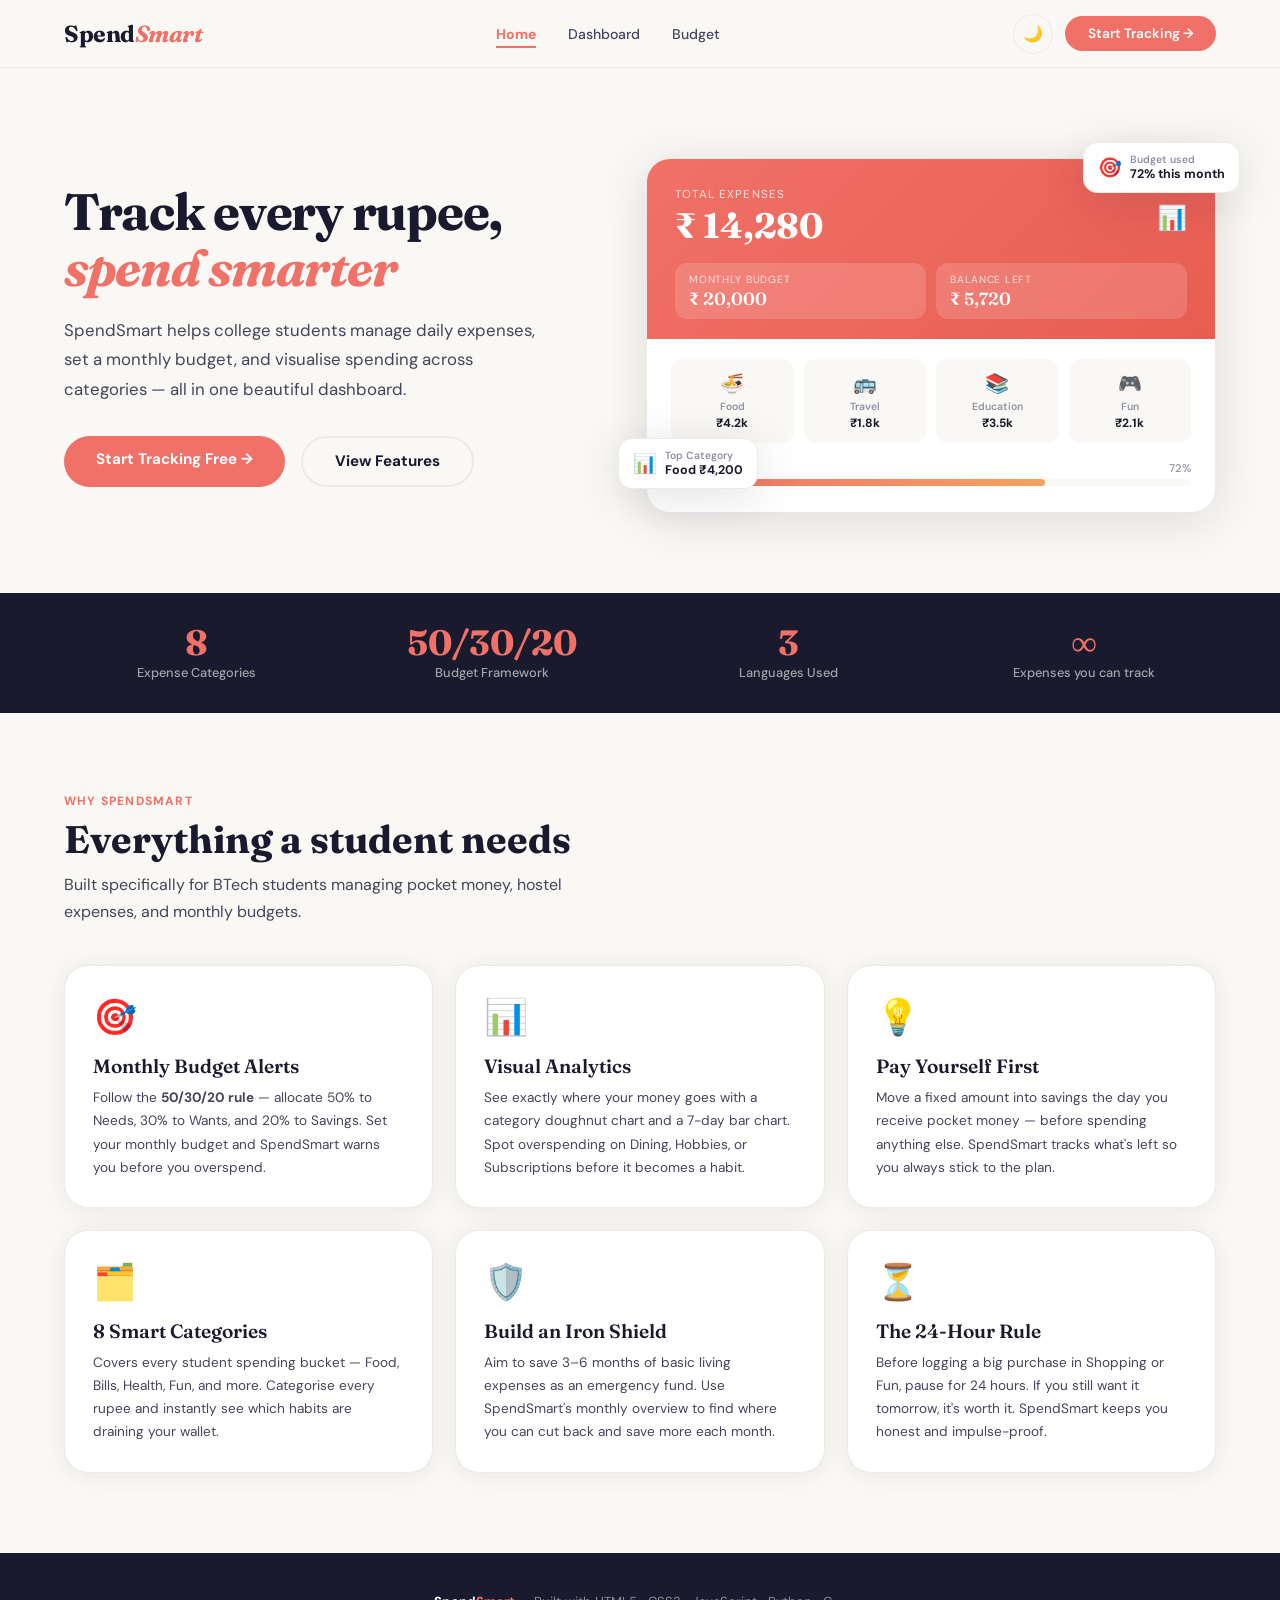
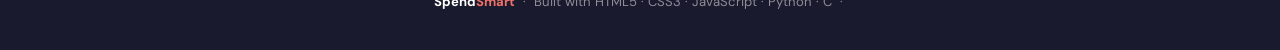
<file: index.html>
<!DOCTYPE html>
<html lang="en">
<head>
<meta charset="UTF-8"/>
<meta name="viewport" content="width=device-width, initial-scale=1.0"/>
<title>SpendSmart — Student Expense Tracker</title>
<link href="https://fonts.googleapis.com/css2?family=Fraunces:ital,opsz,wght@0,9..144,300;0,9..144,600;0,9..144,700;1,9..144,300;1,9..144,600&family=DM+Sans:wght@300;400;500;600&display=swap" rel="stylesheet"/>
<link rel="stylesheet" href="styles.css"/>
</head>
<body>

<!-- ════════════════ NAVBAR ════════════════ -->
<nav>
  <a href="index.html" class="nav-logo">Spend<em>Smart</em></a>
  <ul class="nav-links">
    <li><a href="index.html" class="nav-active">Home</a></li>
    <li><a href="dashboard.html">Dashboard</a></li>
    <li><a href="budget.html">Budget</a></li>
  </ul>
  <div class="nav-right">
    <button class="theme-toggle" id="theme-toggle" title="Toggle dark/light mode">🌙</button>
    <a href="dashboard.html" class="nav-cta">Start Tracking →</a>
  </div>
</nav>

<!-- ════════════════ HERO ════════════════ -->
<section style="background:var(--bg); overflow:hidden;">
  <div class="hero">
    <div class="hero-left">
      <h1>Track every rupee,<br/><em>spend smarter</em></h1>
      <p>SpendSmart helps college students manage daily expenses, set a monthly budget, and visualise spending across categories — all in one beautiful dashboard.</p>
      <div class="hero-btns">
        <a href="dashboard.html" class="btn-primary">Start Tracking Free →</a>
        <a href="#features-section" class="btn-outline">View Features</a>
      </div>
    </div>
    <div class="hero-visual">
      <div class="float-badge b1">
        <div class="fb-icon">🎯</div>
        <div><div class="fb-label">Budget used</div><div class="fb-val">72% this month</div></div>
      </div>
      <div class="float-badge b2">
        <div class="fb-icon">📊</div>
        <div><div class="fb-label">Top Category</div><div class="fb-val">Food ₹4,200</div></div>
      </div>
      <div class="hero-card">
        <div class="hc-header">
          <div class="hc-header-top">
            <div>
              <div class="hc-label">Total Expenses</div>
              <div class="hc-amount">₹ 14,280</div>
            </div>
            <div style="font-size:1.5rem;">📊</div>
          </div>
          <div class="hc-stats">
            <div class="hc-stat"><div class="hc-stat-l">Monthly Budget</div><div class="hc-stat-v">₹ 20,000</div></div>
            <div class="hc-stat"><div class="hc-stat-l">Balance Left</div><div class="hc-stat-v">₹ 5,720</div></div>
          </div>
        </div>
        <div class="hc-body">
          <div class="hc-cats">
            <div class="hc-cat"><div>🍜</div><div class="hc-cat-name">Food</div><div class="hc-cat-amt">₹4.2k</div></div>
            <div class="hc-cat"><div>🚌</div><div class="hc-cat-name">Travel</div><div class="hc-cat-amt">₹1.8k</div></div>
            <div class="hc-cat"><div>📚</div><div class="hc-cat-name">Education</div><div class="hc-cat-amt">₹3.5k</div></div>
            <div class="hc-cat"><div>🎮</div><div class="hc-cat-name">Fun</div><div class="hc-cat-amt">₹2.1k</div></div>
          </div>
          <div>
            <div class="hc-bar-label" style="margin-bottom:4px;"><span>Budget Progress</span><span>72%</span></div>
            <div class="hc-bar-bg"><div class="hc-bar-fill" style="width:72%"></div></div>
          </div>
        </div>
      </div>
    </div>
  </div>
</section>

<!-- ════════════════ STATS STRIP ════════════════ -->
<div class="stats-strip reveal">
  <div class="stat-item"><div class="stat-num">8</div><div class="stat-label">Expense Categories</div></div>
  <div class="stat-item"><div class="stat-num">50/30/20</div><div class="stat-label">Budget Framework</div></div>
  <div class="stat-item"><div class="stat-num">3</div><div class="stat-label">Languages Used</div></div>
  <div class="stat-item"><div class="stat-num">∞</div><div class="stat-label">Expenses you can track</div></div>
</div>

<!-- ════════════════ FEATURES ════════════════ -->
<section id="features-section" style="padding:80px 5%;">
  <div style="max-width:1400px;margin:0 auto;">
    <div class="reveal">
      <div class="section-label">Why SpendSmart</div>
      <h2 class="section-title">Everything a student needs</h2>
      <p class="section-sub">Built specifically for BTech students managing pocket money, hostel expenses, and monthly budgets.</p>
    </div>
    <div class="features-grid reveal">

      <div class="feature-card">
        <div class="feature-icon">🎯</div>
        <div class="feature-title">Monthly Budget Alerts</div>
        <div class="feature-desc">Follow the <strong>50/30/20 rule</strong> — allocate 50% to Needs, 30% to Wants, and 20% to Savings. Set your monthly budget and SpendSmart warns you before you overspend.</div>
      </div>

      <div class="feature-card">
        <div class="feature-icon">📊</div>
        <div class="feature-title">Visual Analytics</div>
        <div class="feature-desc">See exactly where your money goes with a category doughnut chart and a 7-day bar chart. Spot overspending on Dining, Hobbies, or Subscriptions before it becomes a habit.</div>
      </div>

      <div class="feature-card">
        <div class="feature-icon">💡</div>
        <div class="feature-title">Pay Yourself First</div>
        <div class="feature-desc">Move a fixed amount into savings the day you receive pocket money — before spending anything else. SpendSmart tracks what's left so you always stick to the plan.</div>
      </div>

      <div class="feature-card">
        <div class="feature-icon">🗂️</div>
        <div class="feature-title">8 Smart Categories</div>
        <div class="feature-desc">Covers every student spending bucket — Food, Bills, Health, Fun, and more. Categorise every rupee and instantly see which habits are draining your wallet.</div>
      </div>

      <div class="feature-card">
        <div class="feature-icon">🛡️</div>
        <div class="feature-title">Build an Iron Shield</div>
        <div class="feature-desc">Aim to save 3–6 months of basic living expenses as an emergency fund. Use SpendSmart's monthly overview to find where you can cut back and save more each month.</div>
      </div>

      <div class="feature-card">
        <div class="feature-icon">⏳</div>
        <div class="feature-title">The 24-Hour Rule</div>
        <div class="feature-desc">Before logging a big purchase in Shopping or Fun, pause for 24 hours. If you still want it tomorrow, it's worth it. SpendSmart keeps you honest and impulse-proof.</div>
      </div>

    </div>
  </div>
</section>

<!-- ════════════════ FOOTER ════════════════ -->
<footer>
  <strong>Spend<em>Smart</em></strong> &nbsp;·&nbsp; Built with HTML5 · CSS3 · JavaScript · Python · C &nbsp;·&nbsp;
</footer>

<script src="shared.js"></script>
<script>
  const obs = new IntersectionObserver(entries => {
    entries.forEach(e => { if (e.isIntersecting) e.target.classList.add('visible'); });
  }, { threshold: 0.1 });
  document.querySelectorAll('.reveal').forEach(el => obs.observe(el));
</script>
</body>
</html>
</file>
<file: styles.css>
/* ════════════════════════════════════════════
   TOKENS
════════════════════════════════════════════ */
:root {
  --bg:       #faf8f4;
  --white:    #ffffff;
  --ink:      #1a1a2e;
  --ink2:     #44445a;
  --muted:    #9090a8;
  --border:   #eceae4;
  --coral:    #f07167;
  --coral-d:  #d95f57;
  --coral-l:  #fde8e6;
  --sage:     #52b788;
  --sage-l:   #e3f5ec;
  --sky:      #5aacdc;
  --sky-l:    #e3f2fb;
  --lav:      #9b89e8;
  --lav-l:    #ede9fb;
  --peach:    #f4a261;
  --peach-l:  #fef0e3;
  --rose:     #e07da0;
  --rose-l:   #fbe9f0;
  --mint:     #43c6ac;
  --mint-l:   #e1f7f3;
  --amber:    #e6a817;
  --amber-l:  #fdf3d8;
  --shadow:   0 2px 24px rgba(26,26,46,0.07);
  --shadow-lg:0 8px 48px rgba(26,26,46,0.12);
  --r:        16px;
  --r-lg:     24px;
}

/* ════════════════════════════════════════════
   DARK MODE TOKENS
════════════════════════════════════════════ */
[data-theme="dark"] {
  --bg:       #0f0f1a;
  --white:    #1a1a2e;
  --ink:      #f0eee8;
  --ink2:     #b0aec8;
  --muted:    #6060788;
  --border:   #2e2e46;
  --coral-l:  rgba(240,113,103,0.18);
  --sage-l:   rgba(82,183,136,0.18);
  --sky-l:    rgba(90,172,220,0.18);
  --lav-l:    rgba(155,137,232,0.18);
  --peach-l:  rgba(244,162,97,0.18);
  --rose-l:   rgba(224,125,160,0.18);
  --mint-l:   rgba(67,198,172,0.18);
  --amber-l:  rgba(230,168,23,0.18);
  --shadow:   0 2px 24px rgba(0,0,0,0.35);
  --shadow-lg:0 8px 48px rgba(0,0,0,0.5);
}

[data-theme="dark"] body { background: var(--bg); color: var(--ink); }

[data-theme="dark"] nav {
  background: rgba(15,15,26,0.94);
  border-bottom-color: var(--border);
}

[data-theme="dark"] .nav-logo { color: var(--ink); }
[data-theme="dark"] .nav-links a { color: var(--ink2); }
[data-theme="dark"] .hero-card,
[data-theme="dark"] .panel,
[data-theme="dark"] .stat-card,
[data-theme="dark"] .feature-card,
[data-theme="dark"] .budget-card { background: var(--white); border-color: var(--border); }

[data-theme="dark"] .hc-body,
[data-theme="dark"] .hc-cat { background: #13132a; }
[data-theme="dark"] .hc-bar-bg,
[data-theme="dark"] .bar-bg,
[data-theme="dark"] .bc-bar-bg,
[data-theme="dark"] .tip-bar-bg { background: #2a2a40; }

[data-theme="dark"] .form-input {
  background: #13132a;
  border-color: var(--border);
  color: var(--ink);
}
[data-theme="dark"] .form-input:focus { border-color: var(--coral); box-shadow: 0 0 0 3px rgba(240,113,103,0.2); }

[data-theme="dark"] .chip { background: #13132a; border-color: var(--border); color: var(--ink2); }
[data-theme="dark"] .chip:hover,
[data-theme="dark"] .chip.active { background: var(--coral-l); border-color: var(--coral); color: var(--coral); }

[data-theme="dark"] .cat-card { background: #13132a; }
[data-theme="dark"] .exp-item { background: #13132a; border-color: var(--border); }
[data-theme="dark"] .float-badge { background: #1a1a2e; border-color: var(--border); }
[data-theme="dark"] .fb-val { color: var(--ink); }

[data-theme="dark"] .stats-strip { background: #07070f; }
[data-theme="dark"] .budget-page-header { background: #07070f; }
[data-theme="dark"] .bs-card { background: rgba(255,255,255,0.05); border-color: rgba(255,255,255,0.08); }

[data-theme="dark"] .tip-card { background: var(--white); }
[data-theme="dark"] .quote-card { background: #12193a; }

[data-theme="dark"] footer { background: #07070f; }

[data-theme="dark"] section { background: var(--bg) !important; }

/* ════════════════════════════════════════════
   THEME TOGGLE BUTTON
════════════════════════════════════════════ */
.nav-right {
  display: flex; align-items: center; gap: 12px;
}
.theme-toggle {
  background: var(--bg);
  border: 1.5px solid var(--border);
  border-radius: 999px;
  width: 40px; height: 40px;
  display: flex; align-items: center; justify-content: center;
  font-size: 1rem; cursor: pointer;
  transition: all 0.2s;
  flex-shrink: 0;
}
.theme-toggle:hover {
  border-color: var(--coral);
  transform: scale(1.1);
  box-shadow: 0 2px 12px rgba(240,113,103,0.25);
}
[data-theme="dark"] .theme-toggle {
  background: #1a1a2e;
  border-color: var(--border);
}

*, *::before, *::after { margin:0; padding:0; box-sizing:border-box; }
html { scroll-behavior: smooth; }
body {
  font-family: 'DM Sans', sans-serif;
  background: var(--bg);
  color: var(--ink);
  min-height: 100vh;
  overflow-x: hidden;
}
h1,h2,h3,h4 { font-family: 'Fraunces', serif; }

/* ════════════════════════════════════════════
   NAVBAR
════════════════════════════════════════════ */
nav {
  position: sticky; top: 0; z-index: 100;
  background: rgba(250,248,244,0.92);
  backdrop-filter: blur(18px);
  border-bottom: 1px solid var(--border);
  padding: 0 5%;
  display: flex; align-items: center; justify-content: space-between;
  height: 68px;
}
.nav-logo {
  font-family: 'Fraunces', serif;
  font-size: 1.45rem; font-weight: 700;
  color: var(--ink); letter-spacing: -0.02em;
  text-decoration: none;
}
.nav-logo em { color: var(--coral); font-style: italic; }
.nav-links {
  display: flex; gap: 2rem; list-style: none;
}
.nav-links a {
  font-size: 0.88rem; font-weight: 500; color: var(--ink2);
  text-decoration: none; transition: color 0.2s;
  padding-bottom: 3px;
}
.nav-links a:hover { color: var(--coral); }

/* Active nav link — coral underline */
.nav-links a.nav-active {
  color: var(--coral);
  font-weight: 700;
  border-bottom: 2px solid var(--coral);
}

.nav-cta {
  background: var(--coral); color: #fff;
  padding: 0.55rem 1.4rem; border-radius: 999px;
  font-size: 0.85rem; font-weight: 600;
  text-decoration: none; transition: all 0.2s;
  border: none; cursor: pointer;
}
.nav-cta:hover { background: var(--coral-d); transform: translateY(-1px); box-shadow: 0 4px 18px rgba(240,113,103,0.35); }

/* ════════════════════════════════════════════
   HERO SECTION
════════════════════════════════════════════ */
.hero {
  padding: 90px 5% 80px;
  display: grid;
  grid-template-columns: 1fr 1.1fr;
  gap: 4rem;
  align-items: center;
  max-width: 1400px; margin: 0 auto;
}
.hero-badge {
  display: inline-flex; align-items: center; gap: 0.5rem;
  background: var(--coral-l); color: var(--coral);
  padding: 0.35rem 1rem; border-radius: 999px;
  font-size: 0.75rem; font-weight: 700;
  letter-spacing: 0.06em; text-transform: uppercase;
  margin-bottom: 1.4rem;
  animation: fadeUp 0.6s ease both;
}
.hero h1 {
  font-size: clamp(2.4rem, 4vw, 3.8rem);
  font-weight: 700; line-height: 1.1;
  letter-spacing: -0.025em;
  margin-bottom: 1.2rem;
  animation: fadeUp 0.6s 0.08s ease both;
}
.hero h1 em { color: var(--coral); font-style: italic; }
.hero p {
  font-size: 1.05rem; color: var(--ink2); line-height: 1.75;
  max-width: 480px; margin-bottom: 2rem;
  animation: fadeUp 0.6s 0.16s ease both;
}
.hero-btns {
  display: flex; gap: 1rem; flex-wrap: wrap;
  animation: fadeUp 0.6s 0.24s ease both;
}
.btn-primary {
  background: var(--coral); color: #fff;
  padding: 0.85rem 2rem; border-radius: 999px;
  font-size: 0.95rem; font-weight: 700;
  border: none; cursor: pointer; transition: all 0.2s;
  font-family: 'DM Sans', sans-serif; text-decoration: none;
  display: inline-block;
}
.btn-primary:hover { background: var(--coral-d); transform: translateY(-2px); box-shadow: 0 6px 24px rgba(240,113,103,0.38); }
.btn-outline {
  background: transparent; color: var(--ink);
  padding: 0.85rem 2rem; border-radius: 999px;
  font-size: 0.95rem; font-weight: 700;
  border: 2px solid var(--border); cursor: pointer; transition: all 0.2s;
  font-family: 'DM Sans', sans-serif; text-decoration: none; display: inline-block;
}
.btn-outline:hover { border-color: var(--ink); background: var(--ink); color: #fff; }

/* HERO VISUAL */
.hero-visual {
  animation: fadeUp 0.7s 0.2s ease both;
  position: relative;
}
.hero-card {
  background: var(--white);
  border-radius: var(--r-lg);
  box-shadow: var(--shadow-lg);
  overflow: hidden;
  border: 1px solid var(--border);
}
.hc-header {
  background: linear-gradient(135deg, var(--coral), #e85d52);
  padding: 28px 28px 20px; color: #fff;
}
.hc-header-top { display: flex; justify-content: space-between; align-items: center; margin-bottom: 16px; }
.hc-label { font-size: 0.72rem; opacity: 0.8; text-transform: uppercase; letter-spacing: 0.1em; }
.hc-amount { font-family: 'Fraunces', serif; font-size: 2.2rem; font-weight: 700; margin-top: 2px; }
.hc-stats { display: grid; grid-template-columns: 1fr 1fr; gap: 10px; }
.hc-stat { background: rgba(255,255,255,0.15); border-radius: 12px; padding: 10px 14px; }
.hc-stat-l { font-size: 0.65rem; opacity: 0.75; text-transform: uppercase; letter-spacing: 0.07em; }
.hc-stat-v { font-family: 'Fraunces', serif; font-size: 1.1rem; font-weight: 600; margin-top: 2px; }
.hc-body { padding: 20px 24px; }
.hc-cats { display: grid; grid-template-columns: repeat(4,1fr); gap: 10px; margin-bottom: 18px; }
.hc-cat {
  background: var(--bg); border-radius: 12px; padding: 12px 8px;
  text-align: center; cursor: pointer; transition: transform 0.2s; font-size: 1.2rem;
}
.hc-cat:hover { transform: translateY(-2px); }
.hc-cat-name { font-size: 0.65rem; color: var(--muted); margin-top: 4px; font-weight: 600; }
.hc-cat-amt  { font-size: 0.75rem; font-weight: 700; color: var(--ink); margin-top: 2px; }
.hc-bar-bg { background: var(--bg); border-radius: 999px; height: 7px; overflow: hidden; margin-bottom: 6px; }
.hc-bar-fill { height: 100%; border-radius: 999px; background: linear-gradient(90deg, var(--coral), var(--peach)); }
.hc-bar-label { display: flex; justify-content: space-between; font-size: 0.7rem; color: var(--muted); font-weight: 500; }
.float-badge {
  position: absolute; background: var(--white);
  border-radius: 14px; padding: 10px 14px;
  box-shadow: var(--shadow-lg);
  display: flex; align-items: center; gap: 8px;
  font-size: 0.78rem; font-weight: 600;
  border: 1px solid var(--border);
  animation: float 3s ease-in-out infinite;
}
.float-badge.b1 { top: -16px; right: -24px; animation-delay: 0s; }
.float-badge.b2 { bottom: 24px; left: -28px; animation-delay: 1.5s; }
.float-badge .fb-icon { font-size: 1.2rem; }
.fb-label { font-size: 0.65rem; color: var(--muted); }
.fb-val   { font-weight: 700; color: var(--ink); }
@keyframes float {
  0%,100% { transform: translateY(0); }
  50%      { transform: translateY(-7px); }
}

/* ════════════════════════════════════════════
   STATS STRIP
════════════════════════════════════════════ */
.stats-strip {
  background: var(--ink);
  padding: 32px 5%;
  display: grid; grid-template-columns: repeat(4,1fr);
  gap: 2rem; text-align: center;
}
.stat-item { color: #fff; }
.stat-num {
  font-family: 'Fraunces', serif;
  font-size: 2.2rem; font-weight: 700;
  color: var(--coral); line-height: 1;
}
.stat-label { font-size: 0.8rem; color: rgba(255,255,255,0.6); margin-top: 4px; font-weight: 500; }

/* ════════════════════════════════════════════
   SECTION TYPOGRAPHY
════════════════════════════════════════════ */
.section-label {
  font-size: 0.75rem; font-weight: 700; color: var(--coral);
  text-transform: uppercase; letter-spacing: 0.1em; margin-bottom: 0.5rem;
}
.section-title {
  font-family: 'Fraunces', serif;
  font-size: clamp(1.8rem, 3vw, 2.6rem);
  font-weight: 700; margin-bottom: 0.6rem; line-height: 1.15;
}
.section-sub {
  font-size: 1rem; color: var(--ink2); line-height: 1.7;
  max-width: 520px; margin-bottom: 2.5rem;
}

/* ════════════════════════════════════════════
   APP DASHBOARD LAYOUT
════════════════════════════════════════════ */
.dashboard {
  display: grid;
  grid-template-columns: 360px 1fr;
  gap: 1.5rem;
  align-items: start;
}
@media(max-width:1024px){ .dashboard{ grid-template-columns:1fr; } }

/* PANEL */
.panel {
  background: var(--white);
  border: 1px solid var(--border);
  border-radius: var(--r-lg);
  padding: 28px;
  box-shadow: var(--shadow);
  transition: box-shadow 0.2s;
}
.panel:hover { box-shadow: var(--shadow-lg); }
.panel-title {
  font-size: 0.72rem; font-weight: 700;
  text-transform: uppercase; letter-spacing: 0.1em;
  color: var(--muted); margin-bottom: 1.4rem;
  display: flex; align-items: center; gap: 6px;
}
.panel-title::before { content:''; width:8px; height:8px; border-radius:50%; background:var(--coral); display:inline-block; }

/* STAT CARDS */
.stat-cards {
  display: grid; grid-template-columns: repeat(3,1fr); gap: 1rem;
  margin-bottom: 1.5rem;
}
.stat-card {
  background: var(--white); border: 1px solid var(--border);
  border-radius: var(--r); padding: 18px 20px;
  box-shadow: var(--shadow); position: relative; overflow: hidden;
}
.stat-card::after {
  content: attr(data-e); position: absolute;
  right: -4px; bottom: -6px; font-size: 2.8rem; opacity: 0.1;
}
.sc-val {
  font-family: 'Fraunces', serif;
  font-size: 1.7rem; font-weight: 700; line-height: 1;
}
.sc-label { font-size: 0.72rem; color: var(--muted); margin-top: 4px; font-weight: 600; text-transform: uppercase; letter-spacing: 0.05em; }

/* FORM */
.form-label { display: block; font-size: 0.73rem; font-weight: 700; color: var(--ink2); margin-bottom: 6px; text-transform: uppercase; letter-spacing: 0.06em; }
.form-input {
  width: 100%; background: var(--bg); border: 1.5px solid var(--border);
  border-radius: 10px; padding: 11px 14px;
  font-size: 0.9rem; color: var(--ink); font-family: 'DM Sans', sans-serif; font-weight: 500;
  transition: border-color 0.2s, box-shadow 0.2s; margin-bottom: 14px;
}
.form-input:focus { outline: none; border-color: var(--coral); box-shadow: 0 0 0 3px var(--coral-l); }
.form-row { display: grid; grid-template-columns: 1fr 1fr; gap: 12px; }

/* CAT CHIPS */
.cat-chips { display: flex; flex-wrap: wrap; gap: 7px; margin-bottom: 16px; }
.chip {
  display: flex; align-items: center; gap: 5px;
  padding: 7px 13px; border-radius: 999px;
  border: 1.5px solid var(--border); background: var(--bg);
  font-size: 0.77rem; font-weight: 600; color: var(--ink2);
  cursor: pointer; transition: all 0.18s;
}
.chip:hover  { border-color: var(--coral); color: var(--coral); background: var(--coral-l); }
.chip.active { border-color: var(--coral); color: var(--coral); background: var(--coral-l); }

/* SUBMIT */
.btn-submit {
  width: 100%; padding: 13px;
  background: linear-gradient(135deg, var(--coral), #e85d52);
  color: #fff; font-size: 0.95rem; font-weight: 700;
  border: none; border-radius: 12px; cursor: pointer;
  font-family: 'DM Sans', sans-serif; transition: all 0.2s;
  margin-top: 4px;
}
.btn-submit:hover { transform: translateY(-2px); box-shadow: 0 6px 24px rgba(240,113,103,0.4); }
.btn-submit:active { transform: translateY(0); }

/* BUDGET BAR */
.ob-row { display: flex; gap: 10px; margin-bottom: 14px; }
.ob-row .form-input { margin-bottom: 0; }
.btn-set {
  background: var(--sage); color: #fff; border: none;
  border-radius: 10px; padding: 0 18px; font-size: 0.82rem;
  font-weight: 700; cursor: pointer; white-space: nowrap;
  font-family: 'DM Sans', sans-serif; transition: all 0.2s; flex-shrink: 0;
}
.btn-set:hover { background: #3d9e6f; }
.bar-hdr { display: flex; justify-content: space-between; font-size: 0.75rem; color: var(--muted); font-weight: 500; margin-bottom: 5px; }
.bar-bg-wrap { position: relative; margin-bottom: 6px; }
.bar-bg { background: var(--bg); border-radius: 999px; height: 10px; overflow: visible; }
.bar-fill { height: 100%; border-radius: 999px; background: linear-gradient(90deg,var(--coral),var(--peach)); transition: width 0.6s cubic-bezier(.4,0,.2,1); }
.bar-fill.warn { background: linear-gradient(90deg,var(--amber),var(--peach)); }
.bar-fill.over { background: linear-gradient(90deg,#ef4444,var(--coral)); }
.bar-foot { display: flex; justify-content: space-between; font-size: 0.72rem; color: var(--muted); }

/* Red budget limit line */
.budget-limit-line {
  position: absolute; top: -5px;
  width: 2px; height: 20px;
  background: #ef4444; border-radius: 2px; z-index: 2;
  transition: left 0.6s cubic-bezier(.4,0,.2,1);
}
.budget-limit-line::after {
  content: '100%'; position: absolute;
  top: -16px; left: 50%; transform: translateX(-50%);
  font-size: 0.6rem; font-weight: 700; color: #ef4444;
  white-space: nowrap; font-family: 'DM Sans', sans-serif;
}
.budget-limit-line.hidden { display: none; }

/* RIGHT COLUMN */
.right-col { display: flex; flex-direction: column; gap: 1.5rem; }

/* CHARTS ROW */
.charts-row { display: grid; grid-template-columns: 1fr 1fr; gap: 1.2rem; }
.chart-wrap { height: 220px; position: relative; }

/* CATEGORY GRID */
.cat-grid { display: grid; grid-template-columns: repeat(4,1fr); gap: 10px; margin-bottom: 1.5rem; }
.cat-card {
  background: var(--bg); border-radius: var(--r); padding: 16px 12px;
  text-align: center; cursor: pointer; position: relative; overflow: hidden;
  border: 1.5px solid transparent; transition: all 0.2s;
}
.cat-card:hover { transform: translateY(-3px); box-shadow: var(--shadow-lg); border-color: var(--border); }
.cc-icon { font-size: 1.5rem; margin-bottom: 6px; }
.cc-name { font-size: 0.72rem; font-weight: 600; color: var(--muted); }
.cc-amt  { font-family: 'Fraunces', serif; font-size: 0.98rem; font-weight: 600; color: var(--ink); margin-top: 2px; }

/* EXPENSE LIST */
.exp-list { display: flex; flex-direction: column; gap: 9px; max-height: 350px; overflow-y: auto; padding-right: 2px; }
.exp-list::-webkit-scrollbar { width: 4px; }
.exp-list::-webkit-scrollbar-thumb { background: var(--border); border-radius: 999px; }
.exp-item {
  display: flex; align-items: center; gap: 14px;
  background: var(--bg); border-radius: 12px; padding: 13px 16px;
  border: 1px solid var(--border); animation: popIn 0.25s ease both; transition: border-color 0.2s;
}
.exp-item:hover { border-color: var(--coral-l); }
@keyframes popIn { from{opacity:0;transform:scale(.97)} to{opacity:1;transform:scale(1)} }
.ei-icon { width: 42px; height: 42px; border-radius: 12px; display: flex; align-items: center; justify-content: center; font-size: 1.2rem; flex-shrink: 0; }
.ei-info { flex: 1; min-width: 0; }
.ei-name { font-size: 0.88rem; font-weight: 600; white-space: nowrap; overflow: hidden; text-overflow: ellipsis; }
.ei-meta { font-size: 0.7rem; color: var(--muted); margin-top: 2px; }
.ei-amt  { font-family: 'Fraunces', serif; font-size: 1rem; font-weight: 600; flex-shrink: 0; }
.ei-del  { background: none; border: none; color: var(--muted); cursor: pointer; font-size: 0.85rem; padding: 4px 7px; border-radius: 6px; transition: all 0.15s; }
.ei-del:hover { color: #ef4444; background: rgba(239,68,68,0.1); }

/* ════════════════════════════════════════════
   BUDGET PAGE
════════════════════════════════════════════ */
.budget-page-header {
  background: var(--ink);
  padding: 60px 0 48px;
}

/* Summary cards row inside budget header */
.budget-summary-row {
  display: grid;
  grid-template-columns: repeat(4, 1fr);
  gap: 1rem;
  margin-top: 2rem;
}
@media(max-width:900px){ .budget-summary-row{ grid-template-columns: repeat(2,1fr); } }
.bs-card {
  background: rgba(255,255,255,0.07);
  border: 1px solid rgba(255,255,255,0.12);
  border-radius: var(--r); padding: 18px 20px;
  display: flex; align-items: center; gap: 14px;
  transition: background 0.2s;
}
.bs-card:hover { background: rgba(255,255,255,0.11); }
.bs-icon { font-size: 1.6rem; flex-shrink: 0; }
.bs-label { font-size: 0.68rem; color: rgba(255,255,255,0.5); font-weight: 600; text-transform: uppercase; letter-spacing: 0.07em; }
.bs-val   { font-family: 'Fraunces', serif; font-size: 1.35rem; font-weight: 700; color: #fff; margin-top: 3px; }

/* Budget page two-column grid */
.budget-page-grid {
  display: grid;
  grid-template-columns: 1fr 380px;
  gap: 2rem;
  align-items: start;
}
@media(max-width:1100px){ .budget-page-grid{ grid-template-columns:1fr; } }

/* Budget category cards */
.budget-grid {
  display: grid;
  grid-template-columns: repeat(auto-fill, minmax(260px,1fr));
  gap: 1rem;
}
.budget-card {
  background: var(--white); border: 1px solid var(--border);
  border-radius: var(--r-lg); padding: 20px;
  box-shadow: var(--shadow); transition: all 0.2s;
}
.budget-card:hover { transform: translateY(-2px); box-shadow: var(--shadow-lg); }
.bc-top { display: flex; align-items: center; gap: 12px; margin-bottom: 14px; }
.bc-icon { width: 42px; height: 42px; border-radius: 12px; display: flex; align-items: center; justify-content: center; font-size: 1.3rem; flex-shrink: 0; }
.bc-name { font-size: 0.95rem; font-weight: 700; color: var(--ink); flex: 1; }
.bc-badge { font-size: 0.62rem; font-weight: 700; padding: 3px 9px; border-radius: 999px; text-transform: uppercase; }
.bc-badge.ok   { background: var(--sage-l);  color: var(--sage); }
.bc-badge.warn { background: var(--amber-l); color: var(--amber); }
.bc-badge.over { background: var(--coral-l); color: var(--coral); }
.bc-bar-bg { background: var(--bg); border-radius: 999px; height: 8px; overflow: hidden; margin-bottom: 4px; }
.bc-bar-fill { height: 100%; border-radius: 999px; background: var(--sage); transition: width 0.6s cubic-bezier(.4,0,.2,1); }
.bc-bar-hdr { display: flex; justify-content: space-between; font-size: 0.7rem; color: var(--muted); margin-bottom: 6px; font-weight: 500; }

/* 50/30/20 Tip Card */
.tip-card { border-top: 3px solid var(--coral); }
.tip-header {
  display: flex; align-items: flex-start; gap: 12px;
  margin-bottom: 1.2rem;
}
.tip-bars { display: flex; flex-direction: column; gap: 14px; }
.tip-row { display: flex; align-items: center; gap: 12px; }
.tip-pct {
  font-family: 'Fraunces', serif; font-size: 1.3rem;
  font-weight: 700; min-width: 44px;
}
.tip-info { min-width: 130px; }
.tip-info strong { font-size: 0.82rem; display: block; }
.tip-info span   { font-size: 0.72rem; color: var(--muted); }
.tip-bar-bg  { flex: 1; background: var(--bg); border-radius: 999px; height: 10px; overflow: hidden; }
.tip-bar-fill { height: 100%; border-radius: 999px; }

/* Quote card */
.quote-card {
  background: #1e2d5a;
  border-radius: var(--r-lg); padding: 32px 28px;
  text-align: center; color: #fff;
}
.quote-mark {
  font-family: 'Fraunces', serif; font-size: 3rem;
  color: rgba(255,255,255,0.2); line-height: 1;
  margin-bottom: 8px;
}
.quote-text {
  font-size: 1rem; font-weight: 600; line-height: 1.65;
  color: rgba(255,255,255,0.92); margin-bottom: 16px;
  font-style: italic;
}
.quote-author {
  font-size: 0.72rem; font-weight: 700; letter-spacing: 0.1em;
  color: var(--amber); text-transform: uppercase;
}

/* ════════════════════════════════════════════
   FEATURES SECTION
════════════════════════════════════════════ */
.features-grid { display: grid; grid-template-columns: repeat(3,1fr); gap: 1.4rem; }
@media(max-width:900px){ .features-grid{ grid-template-columns:1fr; } }
.feature-card {
  background: var(--white); border: 1px solid var(--border);
  border-radius: var(--r-lg); padding: 28px;
  box-shadow: var(--shadow); transition: all 0.2s;
}
.feature-card:hover { transform: translateY(-4px); box-shadow: var(--shadow-lg); }
.feature-icon  { font-size: 2.2rem; margin-bottom: 14px; }
.feature-title { font-family: 'Fraunces', serif; font-size: 1.2rem; font-weight: 600; margin-bottom: 8px; }
.feature-desc  { font-size: 0.85rem; color: var(--ink2); line-height: 1.7; }

/* ════════════════════════════════════════════
   FOOTER
════════════════════════════════════════════ */
footer {
  background: var(--ink); color: rgba(255,255,255,0.5);
  padding: 40px 5%; text-align: center; font-size: 0.82rem;
}
footer strong { color: #fff; }
footer em { color: var(--coral); font-style: normal; }

/* ════════════════════════════════════════════
   UTILITIES & ANIMATIONS
════════════════════════════════════════════ */
@keyframes fadeUp {
  from { opacity:0; transform:translateY(20px); }
  to   { opacity:1; transform:translateY(0); }
}
.empty-state { text-align: center; padding: 28px; color: var(--muted); font-size: 0.85rem; }
.empty-state span { font-size: 2rem; display: block; margin-bottom: 6px; }
.toast {
  position: fixed; bottom: 24px; right: 24px; z-index: 9999;
  background: var(--ink); color: #fff;
  border-radius: 999px; padding: 11px 24px;
  font-size: 0.83rem; font-weight: 600;
  transform: translateY(80px); opacity: 0;
  transition: all 0.3s cubic-bezier(.4,0,.2,1);
  pointer-events: none; box-shadow: var(--shadow-lg);
}
.toast.show { transform: translateY(0); opacity: 1; }

/* scroll reveal */
.reveal { opacity: 0; transform: translateY(24px); transition: opacity 0.6s ease, transform 0.6s ease; }
.reveal.visible { opacity: 1; transform: translateY(0); }

/* ════════════════════════════════════════════
   MOBILE RESPONSIVE  (≤ 768px)
   Desktop styles are untouched above.
════════════════════════════════════════════ */
@media (max-width: 768px) {

  /* ── NAVBAR ── */
  nav {
    padding: 0 4%;
    height: 60px;
  }
  .nav-links { display: none; }   /* hide text links — logo + toggle + cta is enough */
  .nav-logo { font-size: 1.2rem; }
  .nav-cta  { padding: 0.45rem 1rem; font-size: 0.78rem; }
  .theme-toggle { width: 36px; height: 36px; font-size: 0.9rem; }

  /* ── HERO ── */
  .hero {
    grid-template-columns: 1fr;
    padding: 48px 5% 36px;
    gap: 2.4rem;
    text-align: center;
  }
  .hero-left { order: 1; }
  .hero-visual { order: 2; }
  .hero h1 { font-size: clamp(2rem, 8vw, 2.8rem); }
  .hero p  { font-size: 0.95rem; max-width: 100%; margin-left: auto; margin-right: auto; }
  .hero-btns { justify-content: center; }
  .btn-primary, .btn-outline { padding: 0.75rem 1.5rem; font-size: 0.88rem; }

  /* hide floating badges on mobile — they overflow */
  .float-badge { display: none; }

  /* hero card — full width, slightly smaller font */
  .hero-card { margin: 0 auto; max-width: 100%; }
  .hc-amount { font-size: 1.7rem; }
  .hc-cats   { grid-template-columns: repeat(4,1fr); gap: 6px; }
  .hc-cat    { padding: 8px 4px; font-size: 1rem; }
  .hc-cat-name { font-size: 0.58rem; }
  .hc-cat-amt  { font-size: 0.65rem; }

  /* ── STATS STRIP ── */
  .stats-strip {
    grid-template-columns: repeat(2, 1fr);
    gap: 1rem;
    padding: 24px 5%;
  }
  .stat-num   { font-size: 1.6rem; }
  .stat-label { font-size: 0.72rem; }

  /* ── SECTION TYPOGRAPHY ── */
  .section-title { font-size: clamp(1.5rem, 6vw, 2rem); }
  .section-sub   { font-size: 0.9rem; }

  /* ── DASHBOARD PAGE ── */
  #app-section { padding: 36px 4% 60px; }

  .stat-cards {
    grid-template-columns: 1fr 1fr;
    gap: 0.75rem;
    margin-bottom: 1rem;
  }
  /* 3rd stat card spans full width on mobile */
  .stat-card:nth-child(3) { grid-column: 1 / -1; }
  .sc-val   { font-size: 1.3rem; }
  .sc-label { font-size: 0.65rem; }

  .dashboard {
    grid-template-columns: 1fr;
    gap: 1rem;
  }

  /* category chips — wrap nicely */
  .cat-chips { gap: 6px; }
  .chip { padding: 6px 10px; font-size: 0.72rem; }

  /* form row stacks on mobile */
  .form-row { grid-template-columns: 1fr; gap: 0; }

  /* category grid — 4 wide stays but smaller padding */
  .cat-grid {
    grid-template-columns: repeat(4, 1fr);
    gap: 7px;
    margin-bottom: 1rem;
  }
  .cat-card   { padding: 12px 6px; }
  .cc-icon    { font-size: 1.2rem; }
  .cc-name    { font-size: 0.62rem; }
  .cc-amt     { font-size: 0.78rem; }

  /* charts stack vertically */
  .charts-row { grid-template-columns: 1fr; gap: 1rem; }
  .chart-wrap { height: 200px; }

  /* expense list */
  .exp-list { max-height: 280px; }
  .ei-name  { font-size: 0.82rem; }
  .ei-amt   { font-size: 0.88rem; }

  /* monthly budget panel inside dashboard */
  .ob-row { flex-wrap: wrap; }
  .ob-row .form-input { min-width: 0; flex: 1; }

  /* ── BUDGET PAGE ── */
  .budget-page-header { padding: 40px 0 32px; }
  .budget-summary-row {
    grid-template-columns: 1fr 1fr;
    gap: 0.75rem;
    margin-top: 1.2rem;
  }
  .bs-card  { padding: 14px 14px; gap: 10px; }
  .bs-icon  { font-size: 1.2rem; }
  .bs-val   { font-size: 1.1rem; }
  .bs-label { font-size: 0.62rem; }

  .budget-page-grid { grid-template-columns: 1fr; gap: 1.2rem; }
  .budget-grid { grid-template-columns: 1fr 1fr; gap: 0.75rem; }
  .budget-card { padding: 16px; }

  /* budget set row stacks */
  section > .panel[style*="display:flex"] {
    flex-direction: column;
    align-items: stretch;
    gap: 1rem;
  }

  /* tip card */
  .tip-info { min-width: 90px; }
  .tip-pct  { font-size: 1.1rem; min-width: 36px; }

  /* quote card */
  .quote-card   { padding: 24px 20px; }
  .quote-text   { font-size: 0.9rem; }
  .quote-mark   { font-size: 2.2rem; }

  /* ── FEATURES SECTION ── */
  #features-section { padding: 48px 4%; }
  .features-grid { grid-template-columns: 1fr; gap: 1rem; }
  .feature-card  { padding: 22px 20px; }
  .feature-icon  { font-size: 1.8rem; margin-bottom: 10px; }
  .feature-title { font-size: 1.05rem; }
  .feature-desc  { font-size: 0.82rem; }

  /* ── FOOTER ── */
  footer { padding: 32px 5%; font-size: 0.75rem; line-height: 1.8; }

  /* ── TOAST ── */
  .toast { bottom: 16px; right: 16px; left: 16px; text-align: center; border-radius: 14px; }
}

/* ════════════════════════════════════════════
   SMALL MOBILE  (≤ 420px)
════════════════════════════════════════════ */
@media (max-width: 420px) {
  .hero h1    { font-size: 1.85rem; }
  .hc-cats    { grid-template-columns: repeat(2, 1fr); }
  .stats-strip { grid-template-columns: repeat(2, 1fr); padding: 20px 4%; }
  .stat-num   { font-size: 1.4rem; }
  .cat-grid   { grid-template-columns: repeat(4, 1fr); gap: 5px; }
  .cat-card   { padding: 10px 4px; }
  .cc-icon    { font-size: 1rem; }
  .cc-name    { font-size: 0.55rem; }
  .budget-grid { grid-template-columns: 1fr; }
  .budget-summary-row { grid-template-columns: 1fr 1fr; }
  .section-title { font-size: 1.4rem; }
  .btn-primary, .btn-outline { width: 100%; text-align: center; }
  .hero-btns  { flex-direction: column; gap: 0.75rem; }
}
</file>
